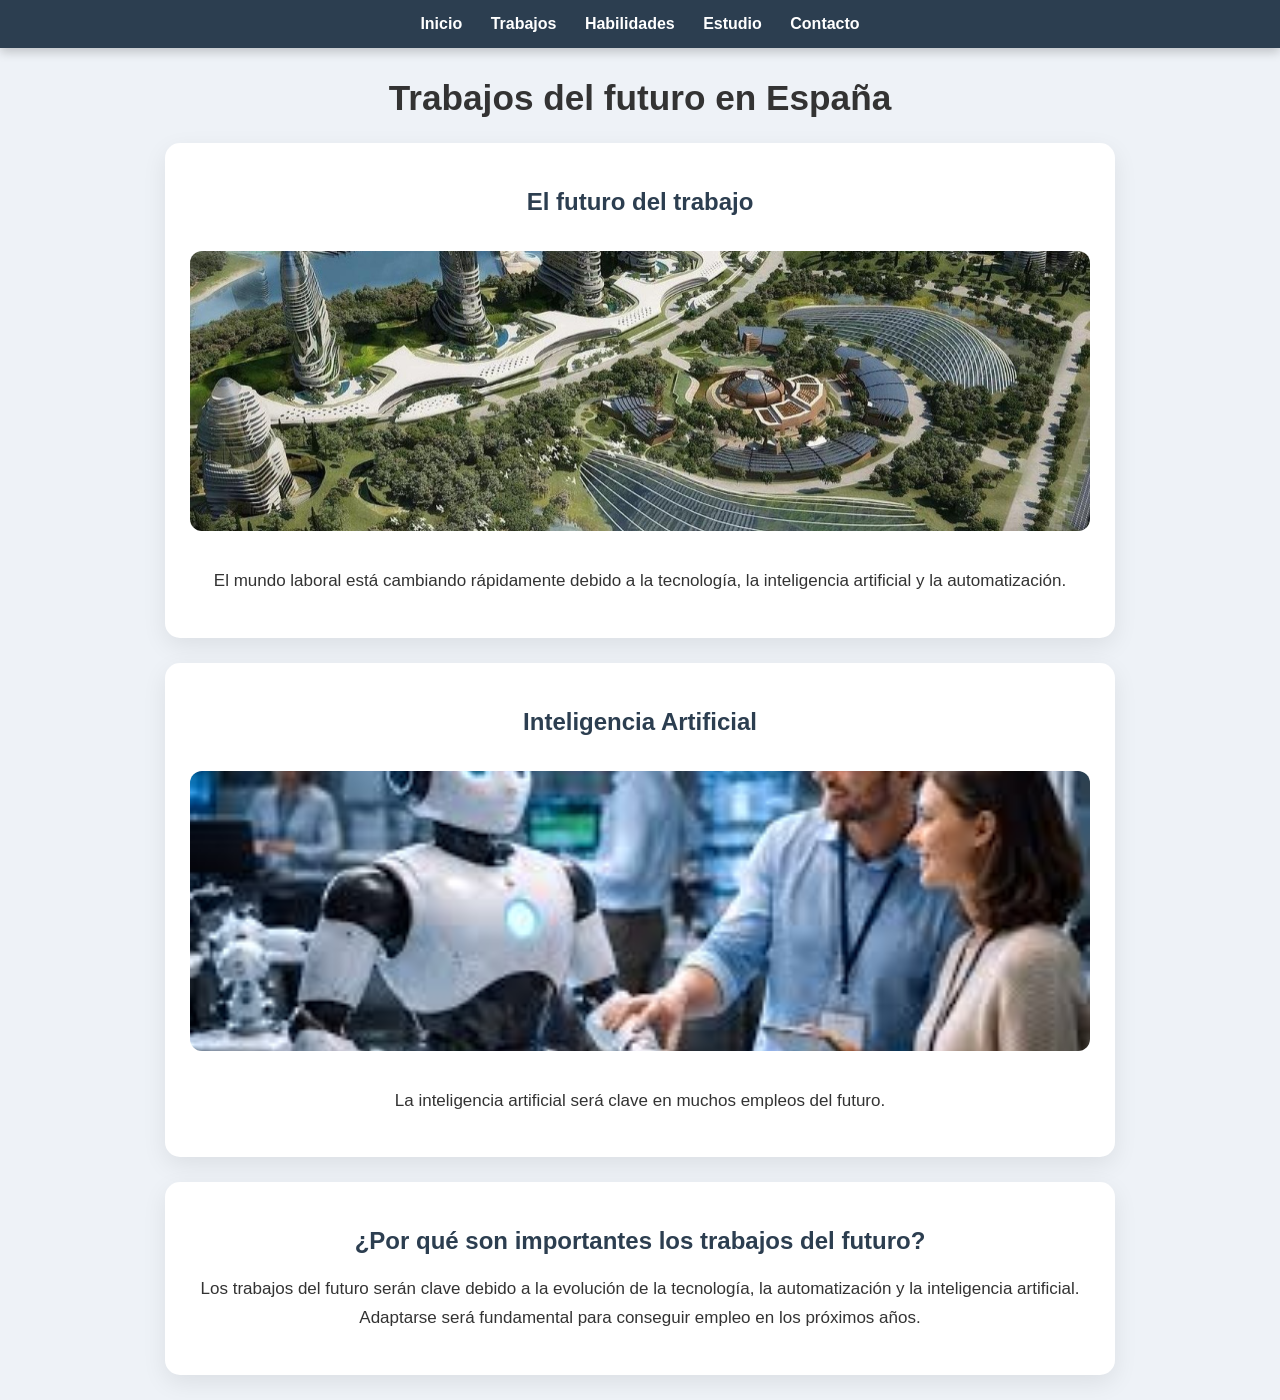
<file: index.html>
<!DOCTYPE html>
<html lang="es">
  <head>
    <meta charset="UTF-8" />
    <title>Trabajos del futuro</title>
    <link rel="stylesheet" href="style.css" />
  </head>
  <body>
    <nav>
      <a href="index.html">Inicio</a>
      <a href="trabajos.html">Trabajos</a>
      <a href="habilidades.html">Habilidades</a>
      <a href="estudio.html">Estudio</a>
      <a href="contacto.html">Contacto</a>
    </nav>

    <h1>Trabajos del futuro en España</h1>

    <div class="card">
      <h2>El futuro del trabajo</h2>
      <img src="Imagenes/ciudad_futuro.jpg" alt="Futuro" />
      <p>
        El mundo laboral está cambiando rápidamente debido a la tecnología, la
        inteligencia artificial y la automatización.
      </p>
    </div>

    <div class="card">
      <h2>Inteligencia Artificial</h2>
      <img src="Imagenes/robots.jpg" alt="IA" />
      <p>La inteligencia artificial será clave en muchos empleos del futuro.</p>
    </div>

    <!-- 🔥 NUEVA SECCIÓN AÑADIDA -->
    <div class="card">
      <h2>¿Por qué son importantes los trabajos del futuro?</h2>
      <p>
        Los trabajos del futuro serán clave debido a la evolución de la
        tecnología, la automatización y la inteligencia artificial. Adaptarse
        será fundamental para conseguir empleo en los próximos años.
      </p>
    </div>

    <script src="scrip.js"></script>
  </body>
</html>
</file>
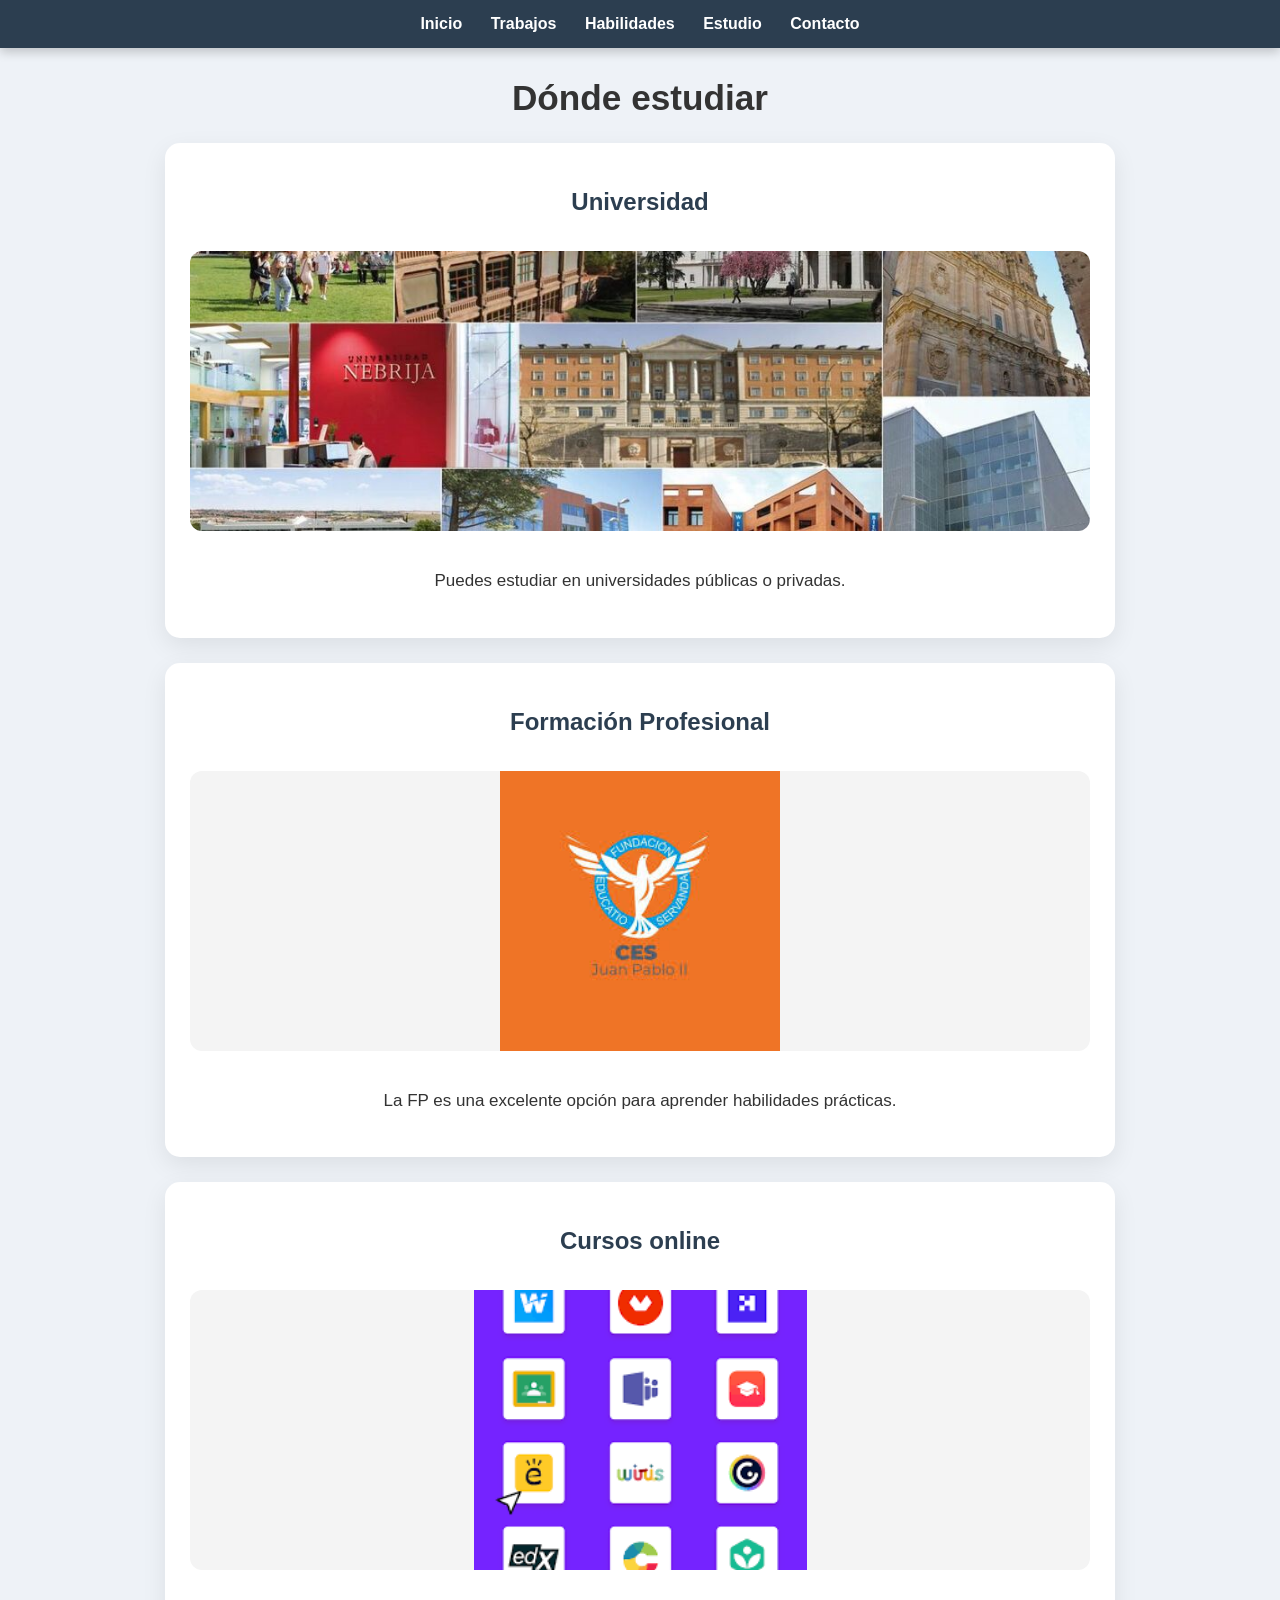
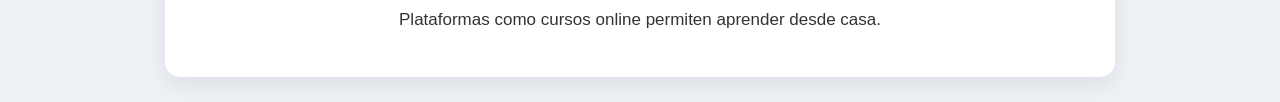
<file: estudio.html>
<!DOCTYPE html>
<html lang="es">
  <head>
    <meta charset="UTF-8" />
    <title>Estudio</title>
    <link rel="stylesheet" href="style.css" />
  </head>
  <body>
    <nav>
      <a href="index.html">Inicio</a>
      <a href="trabajos.html">Trabajos</a>
      <a href="habilidades.html">Habilidades</a>
      <a href="estudio.html">Estudio</a>
      <a href="contacto.html">Contacto</a>
    </nav>

    <h1>Dónde estudiar</h1>

    <div class="card">
      <h2>Universidad</h2>
      <img src="Imagenes/unis.jpg" alt="Universidad" />
      <p>Puedes estudiar en universidades públicas o privadas.</p>
    </div>

    <div class="card">
      <h2>Formación Profesional</h2>
      <img
        src="Imagenes/cesjuanpablo.jpg"
        class="img-contain"
        alt="Formacion Profesional"
      />
      <p>La FP es una excelente opción para aprender habilidades prácticas.</p>
    </div>

    <div class="card">
      <h2>Cursos online</h2>
      <img
        src="Imagenes/plataforma.png"
        class="img-contain"
        alt="Plataformas de estudio"
      />
      <p>Plataformas como cursos online permiten aprender desde casa.</p>
    </div>

    <script src="scrip.js"></script>
  </body>
</html>
</file>
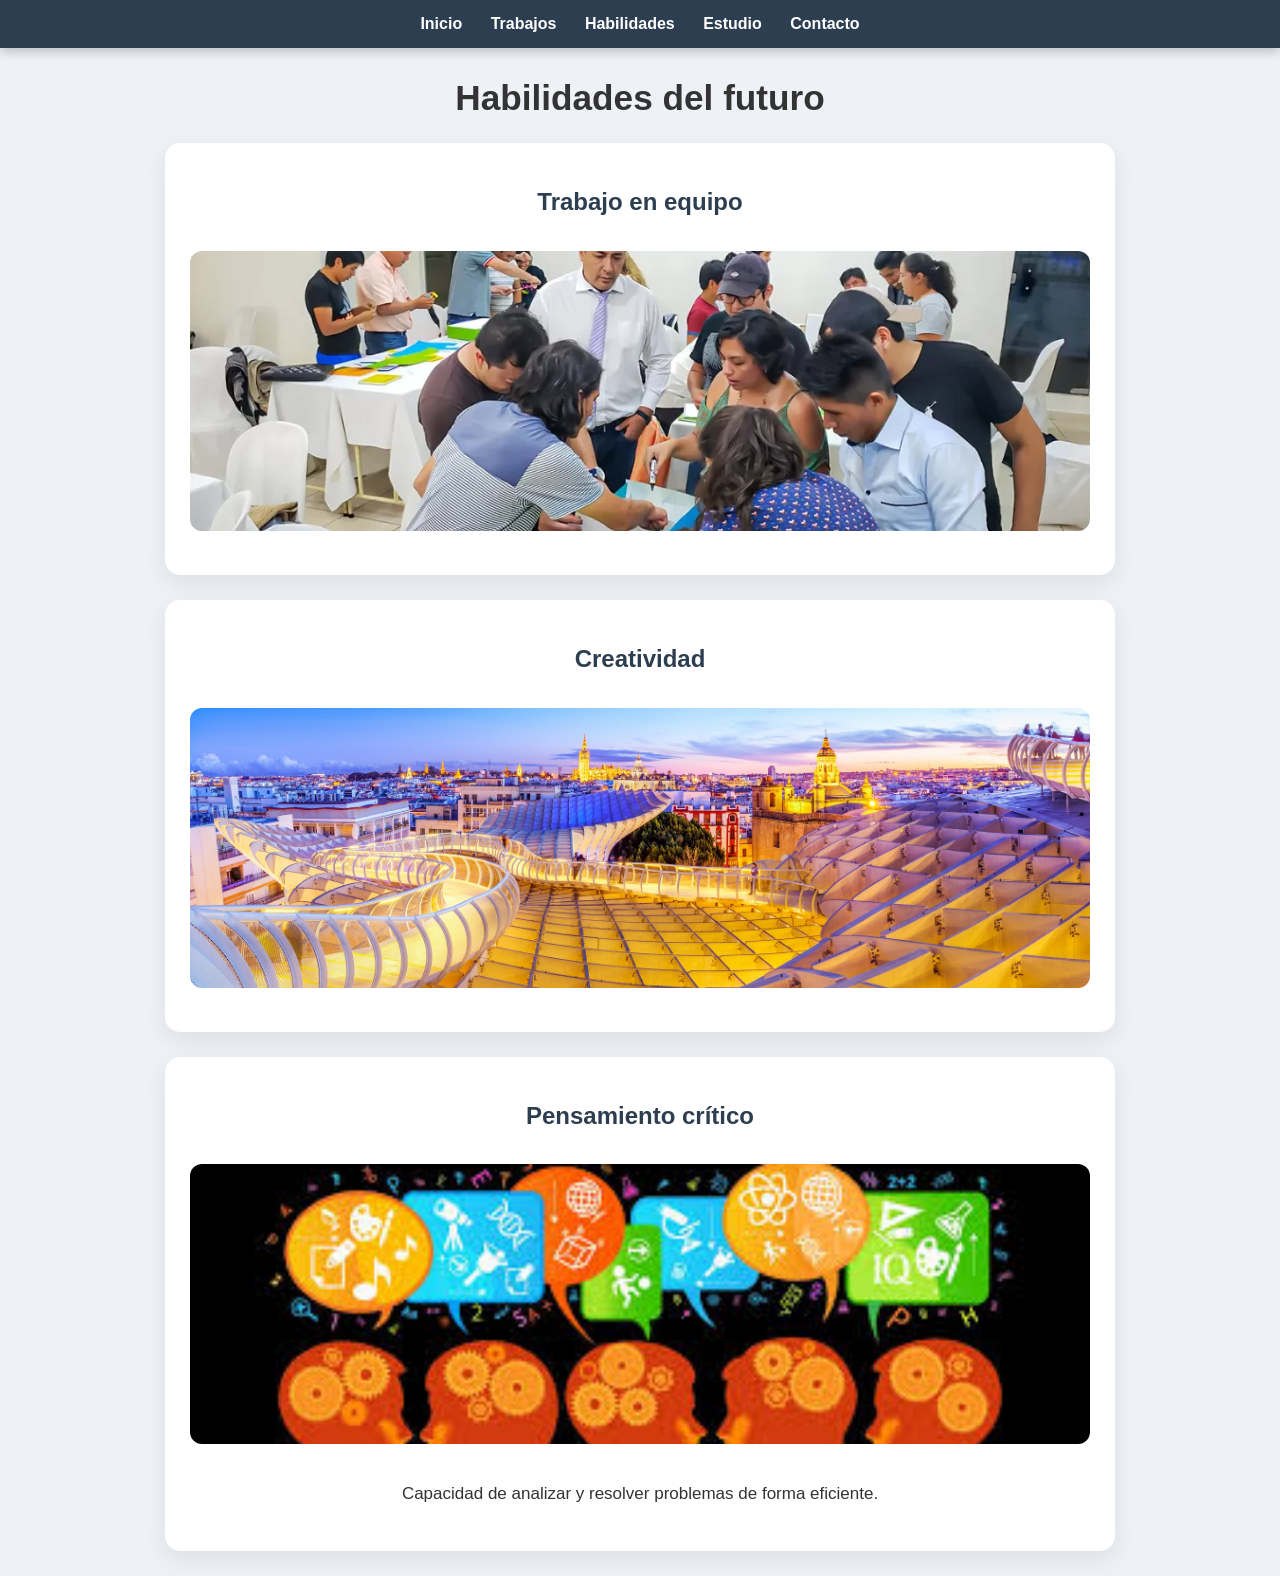
<file: habilidades.html>
<!DOCTYPE html>
<html lang="es">
  <head>
    <meta charset="UTF-8" />
    <title>Habilidades</title>
    <link rel="stylesheet" href="style.css" />
  </head>
  <body>
    <nav>
      <a href="index.html">Inicio</a>
      <a href="trabajos.html">Trabajos</a>
      <a href="habilidades.html">Habilidades</a>
      <a href="estudio.html">Estudio</a>
      <a href="contacto.html">Contacto</a>
    </nav>

    <h1>Habilidades del futuro</h1>

    <div class="card">
      <h2>Trabajo en equipo</h2>
      <img src="Imagenes/equipo.webp" alt="Equipo" />
    </div>

    <div class="card">
      <h2>Creatividad</h2>
      <img src="Imagenes/creatividad.jpg" alt="Creatividad" />
    </div>

    <div class="card">
      <h2>Pensamiento crítico</h2>
      <img src="Imagenes/pensamiento.jpg" alt="Pensamiento crítico" />
      <p>Capacidad de analizar y resolver problemas de forma eficiente.</p>
    </div>

    <script src="scrip.js"></script>
  </body>
</html>
</file>
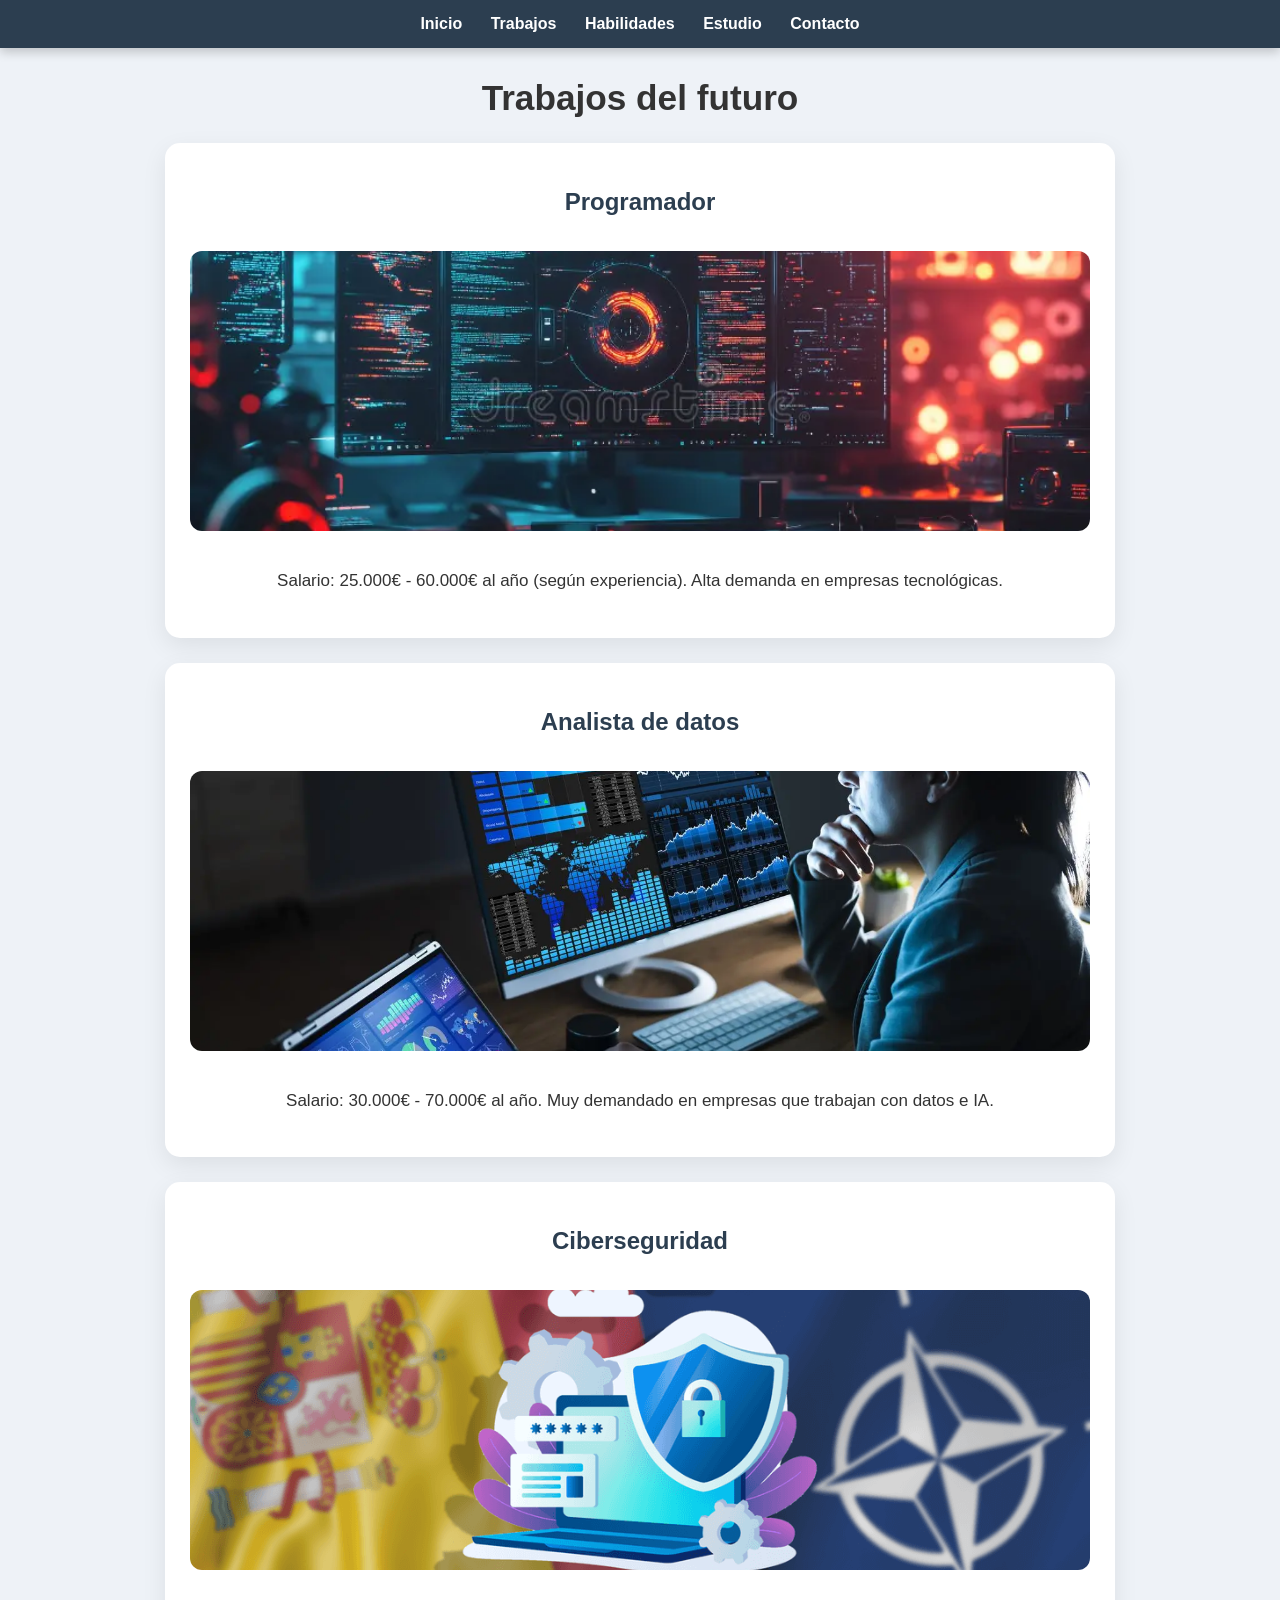
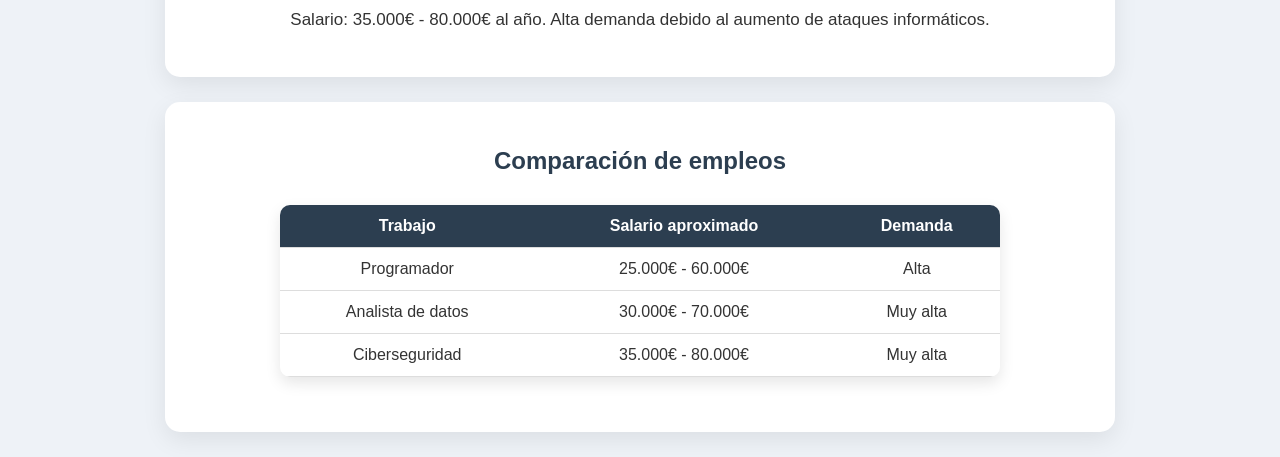
<file: trabajos.html>
<!DOCTYPE html>
<html lang="es">
  <head>
    <meta charset="UTF-8" />
    <title>Trabajos</title>
    <link rel="stylesheet" href="style.css" />
  </head>
  <body>
    <nav>
      <a href="index.html">Inicio</a>
      <a href="trabajos.html">Trabajos</a>
      <a href="habilidades.html">Habilidades</a>
      <a href="estudio.html">Estudio</a>
      <a href="contacto.html">Contacto</a>
    </nav>

    <h1>Trabajos del futuro</h1>

    <div class="card">
      <h2>Programador</h2>
      <img src="Imagenes/codigos.webp" alt="Programación" />
      <p>
        Salario: 25.000€ - 60.000€ al año (según experiencia). Alta demanda en
        empresas tecnológicas.
      </p>
    </div>

    <div class="card">
      <h2>Analista de datos</h2>
      <img src="Imagenes/analisis_datos.webp" alt="Datos" />
      <p>
        Salario: 30.000€ - 70.000€ al año. Muy demandado en empresas que
        trabajan con datos e IA.
      </p>
    </div>

    <div class="card">
      <h2>Ciberseguridad</h2>
      <img src="Imagenes/ciberseguridad.png" alt="Seguridad" />
      <p>
        Salario: 35.000€ - 80.000€ al año. Alta demanda debido al aumento de
        ataques informáticos.
      </p>
    </div>

    <!-- 🔥 TABLA AÑADIDA -->
    <div class="card">
      <h2>Comparación de empleos</h2>

      <table>
        <tr>
          <th>Trabajo</th>
          <th>Salario aproximado</th>
          <th>Demanda</th>
        </tr>
        <tr>
          <td>Programador</td>
          <td>25.000€ - 60.000€</td>
          <td>Alta</td>
        </tr>
        <tr>
          <td>Analista de datos</td>
          <td>30.000€ - 70.000€</td>
          <td>Muy alta</td>
        </tr>
        <tr>
          <td>Ciberseguridad</td>
          <td>35.000€ - 80.000€</td>
          <td>Muy alta</td>
        </tr>
      </table>
    </div>

    <script src="scrip.js"></script>
  </body>
</html>
</file>
<file: style.css>
:root {
  --primary: #2c3e50;
  --secondary: #34495e;
  --accent: #f39c12;
  --bg: #eef2f7;
  --card: #ffffff;
  --text: #333;
}

body {
  font-family: 'Segoe UI', Arial, sans-serif;
  margin: 0;
  background: var(--bg);
  color: var(--text);
  scroll-behavior: smooth;
}

/* ===== NAV ===== */
nav {
  position: sticky;
  top: 0;
  background: var(--primary);
  padding: 15px;
  text-align: center;
  z-index: 1000;
  box-shadow: 0 4px 10px rgba(0,0,0,0.2);
}

nav a {
  color: white;
  margin: 12px;
  text-decoration: none;
  font-weight: bold;
  transition: color 0.3s ease;
}

nav a:hover {
  color: var(--accent);
}

/* ===== TITULOS ===== */
h1 {
  text-align: center;
  margin: 30px 10px 10px;
  font-size: 2.2em;
}

h2 {
  color: var(--primary);
}

/* ===== TARJETAS ===== */
.card {
  background: var(--card);
  max-width: 900px;
  margin: 25px auto;
  padding: 25px;
  border-radius: 15px;
  box-shadow: 0 8px 25px rgba(0,0,0,0.08);
  text-align: center;
  transition: transform 0.4s ease, box-shadow 0.4s ease;
  animation: fadeIn 0.8s ease;
}

/* Hover */
.card:hover {
  transform: translateY(-8px) scale(1.01);
  box-shadow: 0 12px 30px rgba(0,0,0,0.15);
}

/* ===== IMÁGENES (NORMAL) ===== */
.card img {
  width: 100%;
  height: 280px;
  object-fit: cover;
  object-position: center;
  border-radius: 12px;
  margin: 15px 0;
  transition: transform 0.4s ease, filter 0.3s ease;
}

/* Hover imagen */
.card img:hover {
  transform: scale(1.05);
  filter: brightness(1.1);
}

/* ===== IMÁGENES CONTAIN (CASO ESPECIAL) ===== */
.card img.img-contain {
  object-fit: contain;
  background-color: #f4f4f4;
}

/* ===== TEXTO ===== */
p {
  font-size: 17px;
  line-height: 1.7;
}

/* ===== LISTAS ===== */
ul {
  text-align: left;
  max-width: 700px;
  margin: auto;
}

li {
  margin: 8px 0;
  font-size: 16px;
}

/* ===== FORMULARIO ===== */
form {
  display: flex;
  flex-direction: column;
  align-items: center;
}

input {
  width: 80%;
  max-width: 400px;
  padding: 12px;
  margin: 10px;
  border-radius: 8px;
  border: 1px solid #ccc;
}

button {
  background: var(--primary);
  color: white;
  border: none;
  padding: 12px 25px;
  border-radius: 8px;
  cursor: pointer;
  font-size: 16px;
  transition: all 0.3s ease;
}

button:hover {
  background: var(--secondary);
  transform: scale(1.05);
}

/* ===== TABLAS ===== */
table {
  width: 80%;
  margin: 30px auto;
  border-collapse: collapse;
  background: white;
  border-radius: 10px;
  overflow: hidden;
  box-shadow: 0 6px 15px rgba(0,0,0,0.1);
}

th, td {
  padding: 12px;
  border-bottom: 1px solid #ddd;
}

th {
  background: var(--primary);
  color: white;
}

/* ===== FOOTER ===== */
footer {
  text-align: center;
  background: var(--primary);
  color: white;
  padding: 20px;
  margin-top: 40px;
}

/* ===== ANIMACIONES ===== */
@keyframes fadeIn {
  from {
    opacity: 0;
    transform: translateY(20px);
  }
  to {
    opacity: 1;
    transform: translateY(0);
  }
}

/* ===== RESPONSIVE ===== */
@media (max-width: 768px) {
  .card {
    margin: 15px;
    padding: 15px;
  }

  .card img {
    height: 200px;
  }

  nav a {
    display: inline-block;
    margin: 8px;
  }
}
</file>
